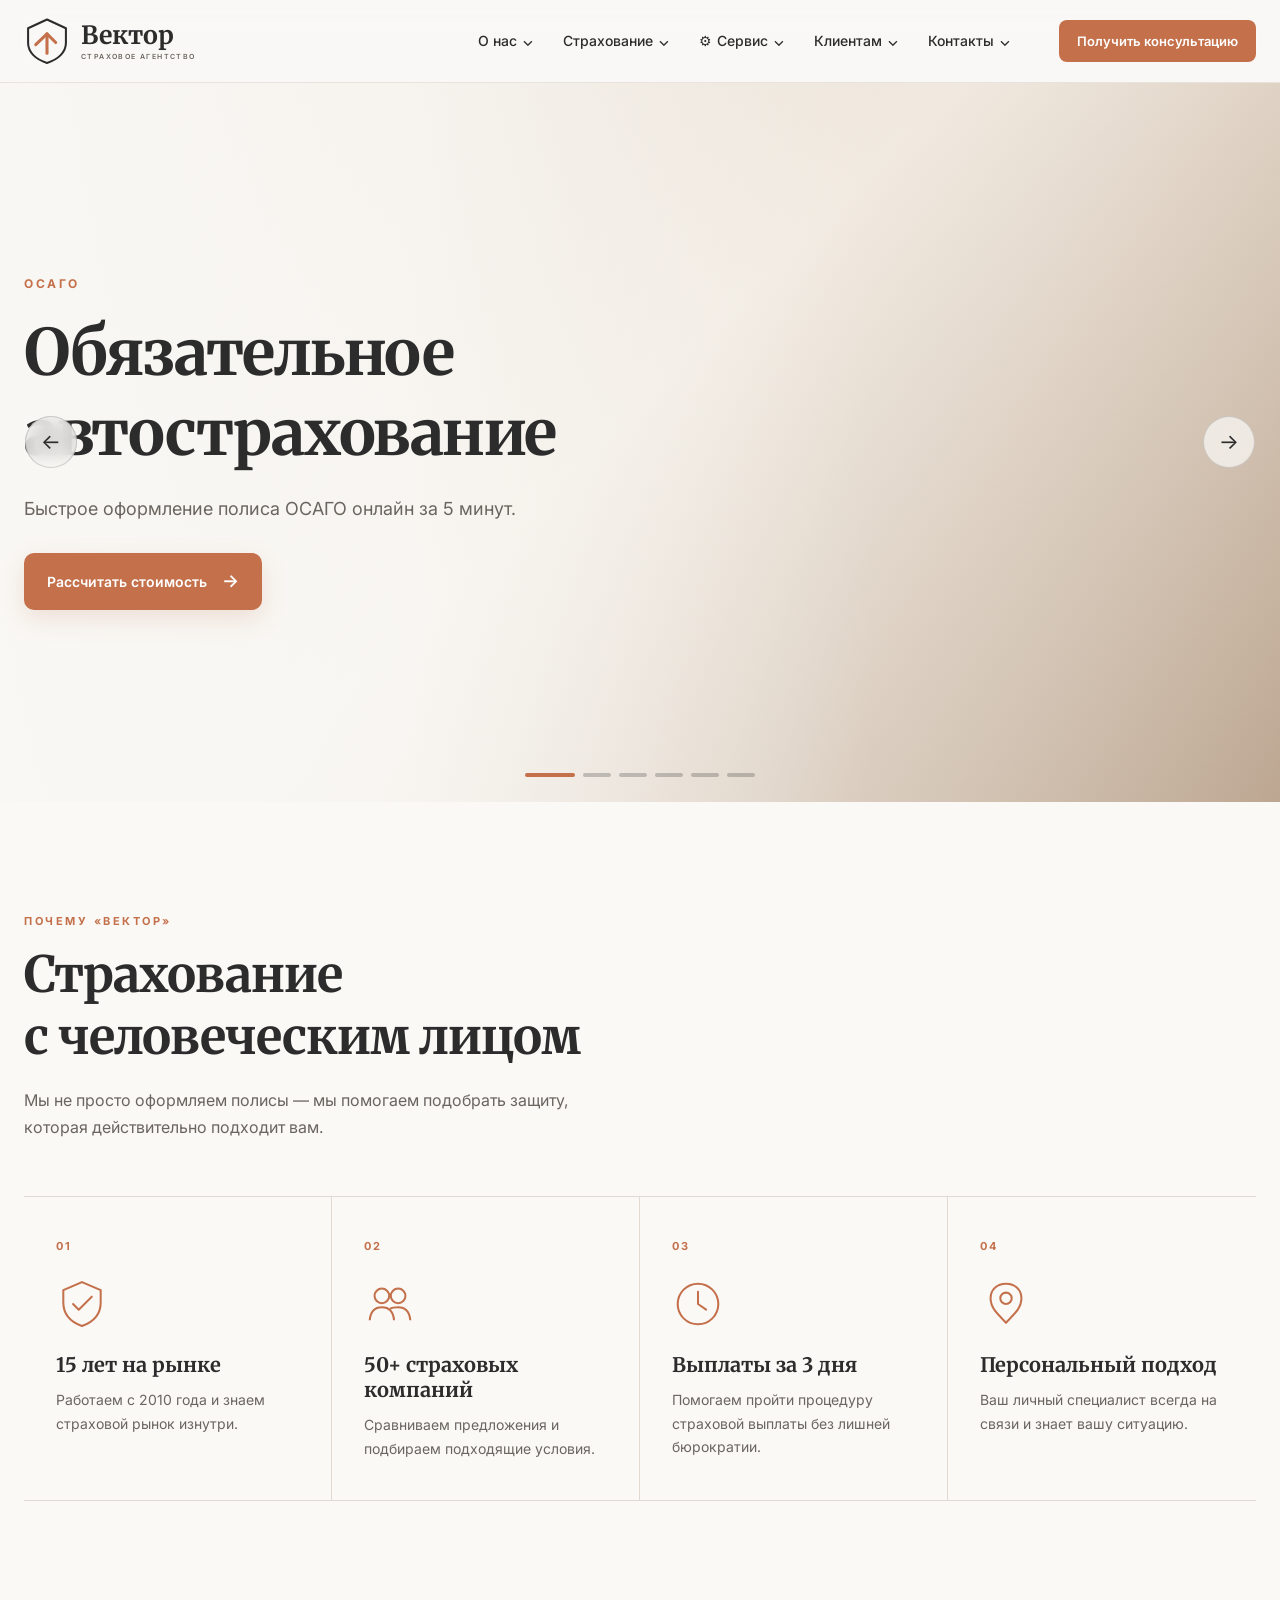
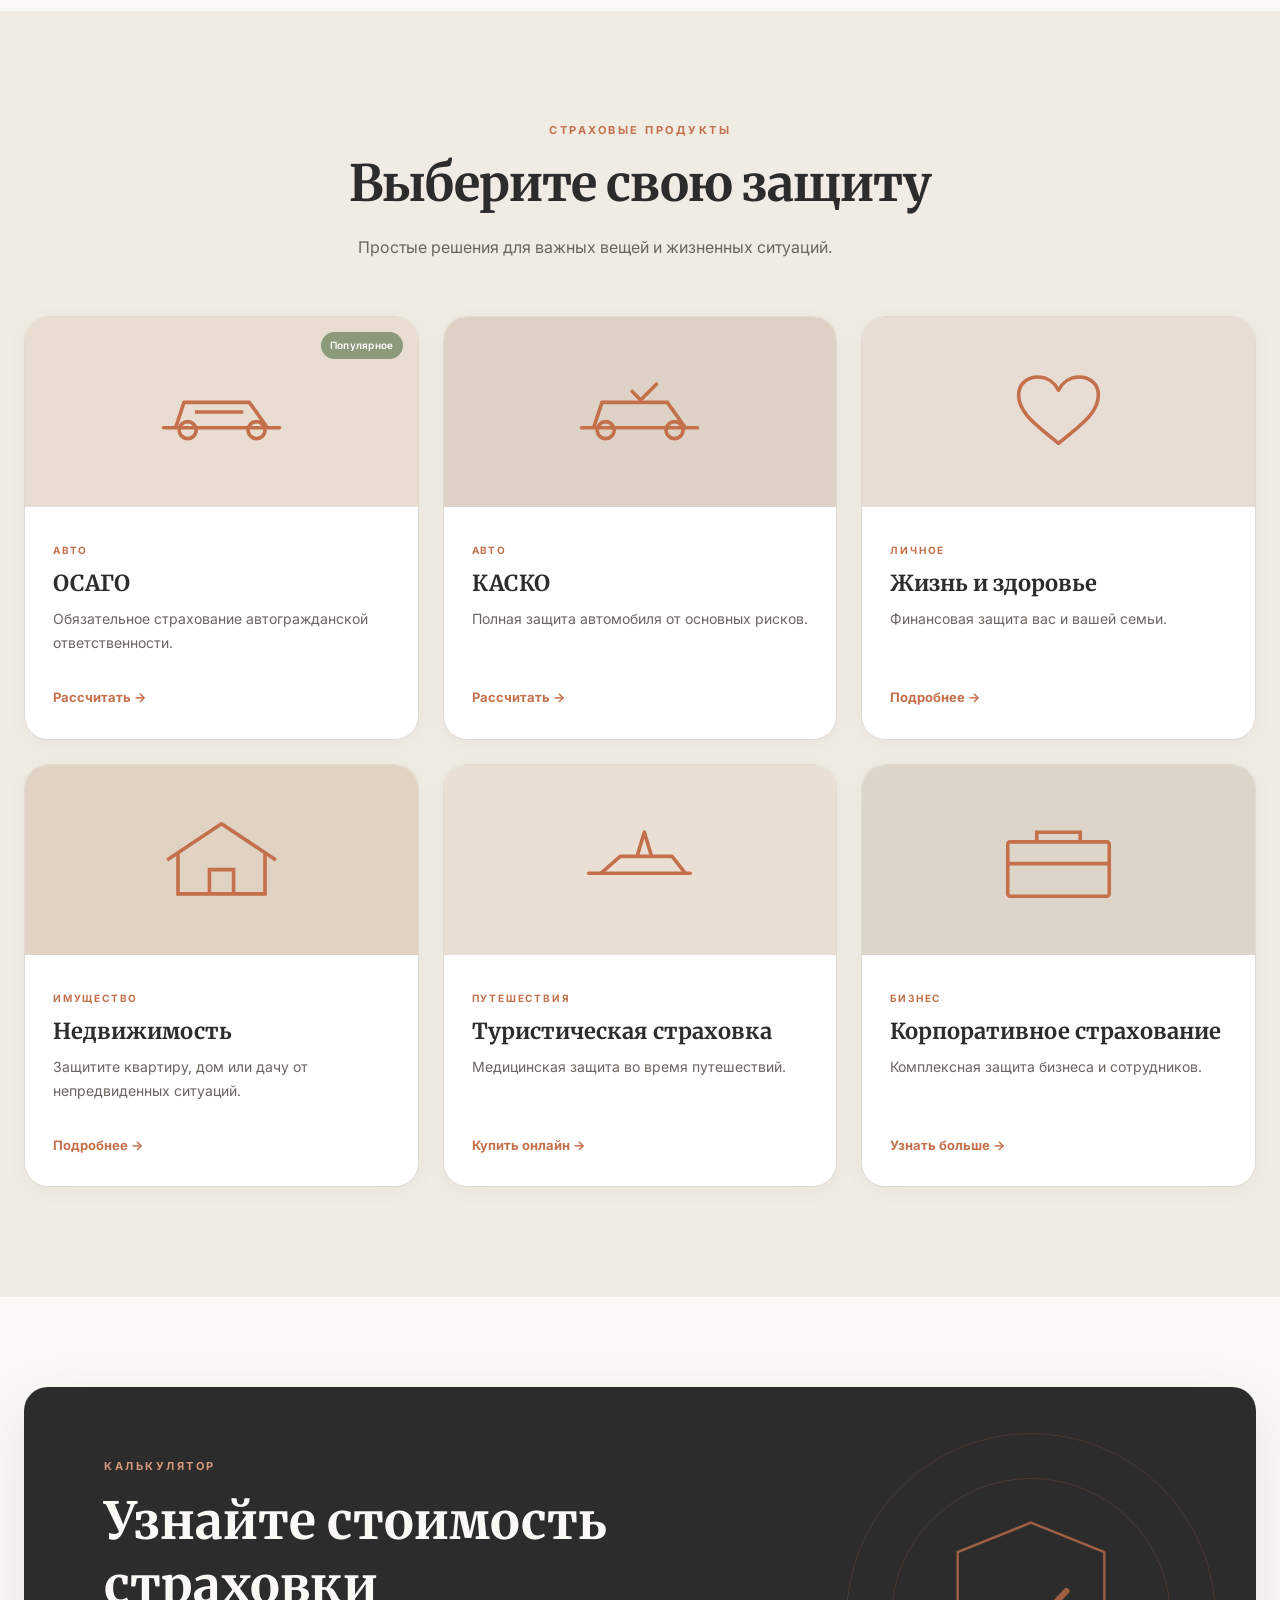
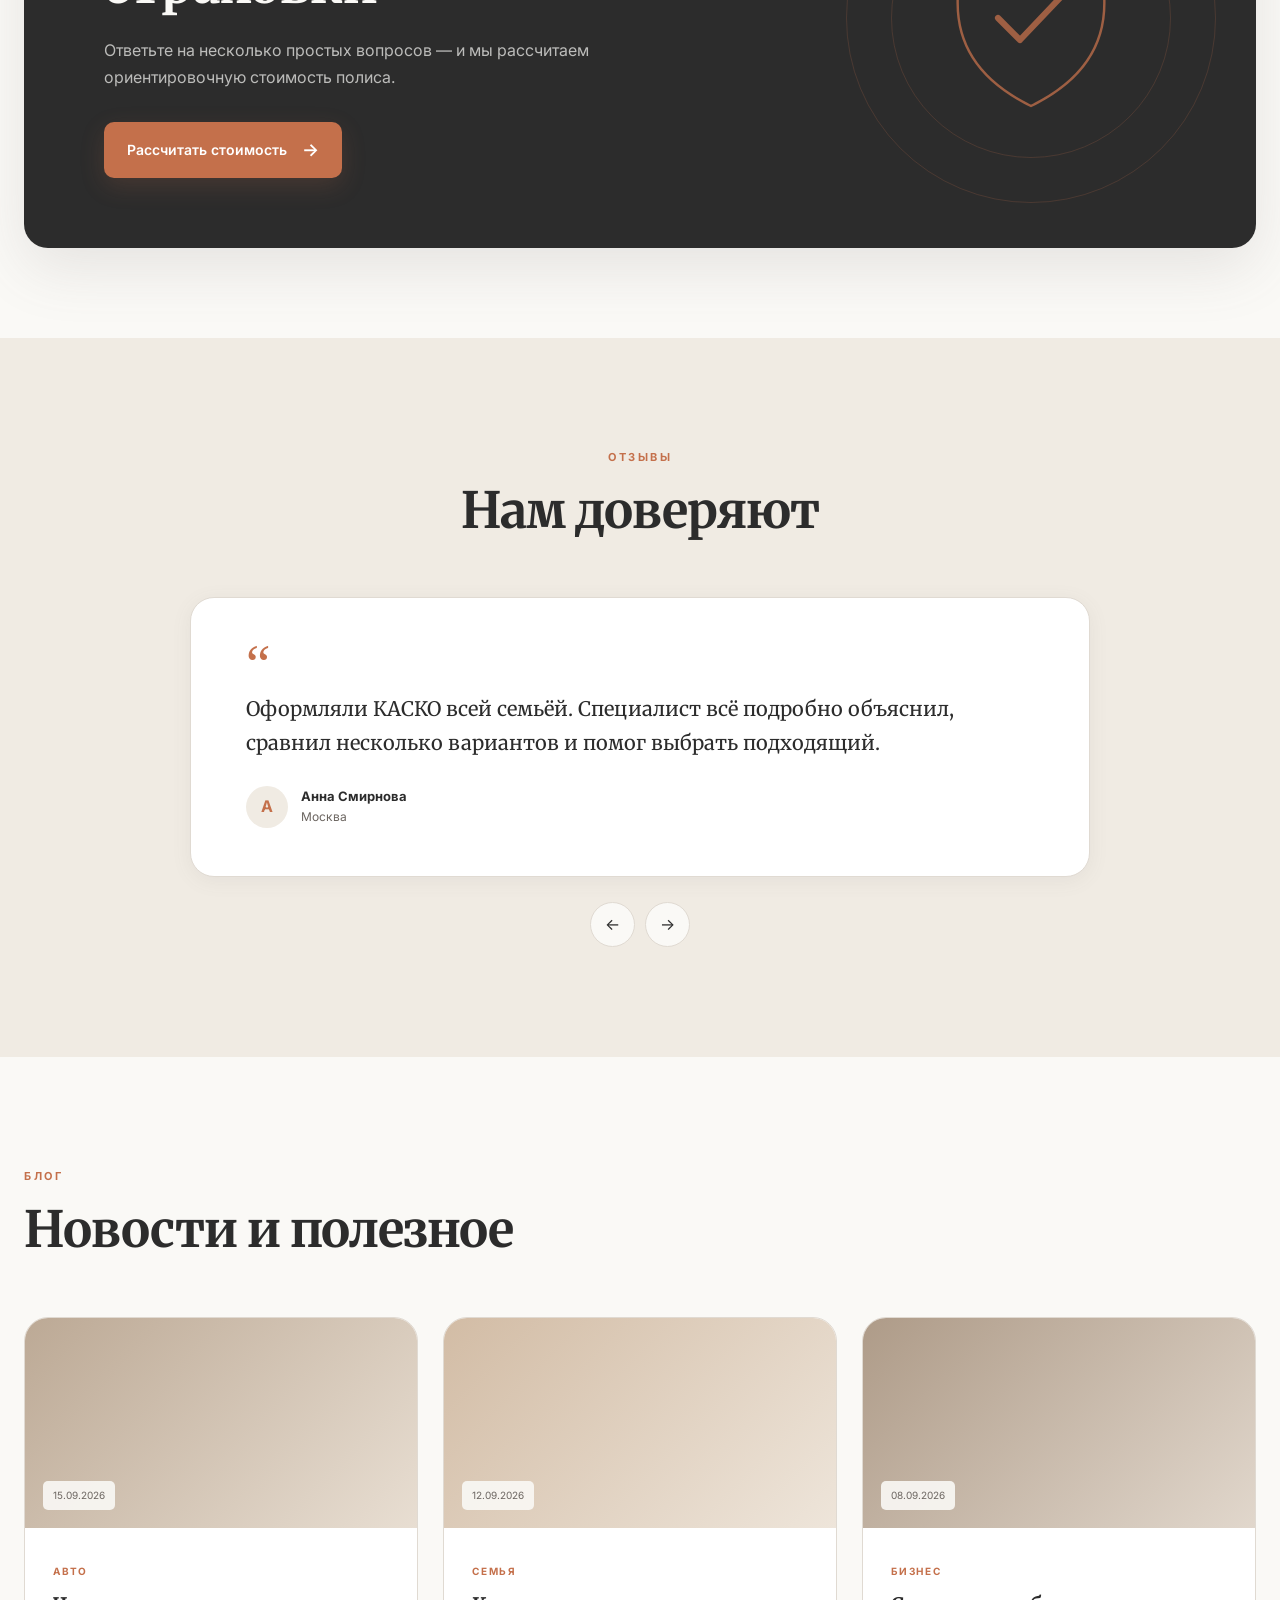
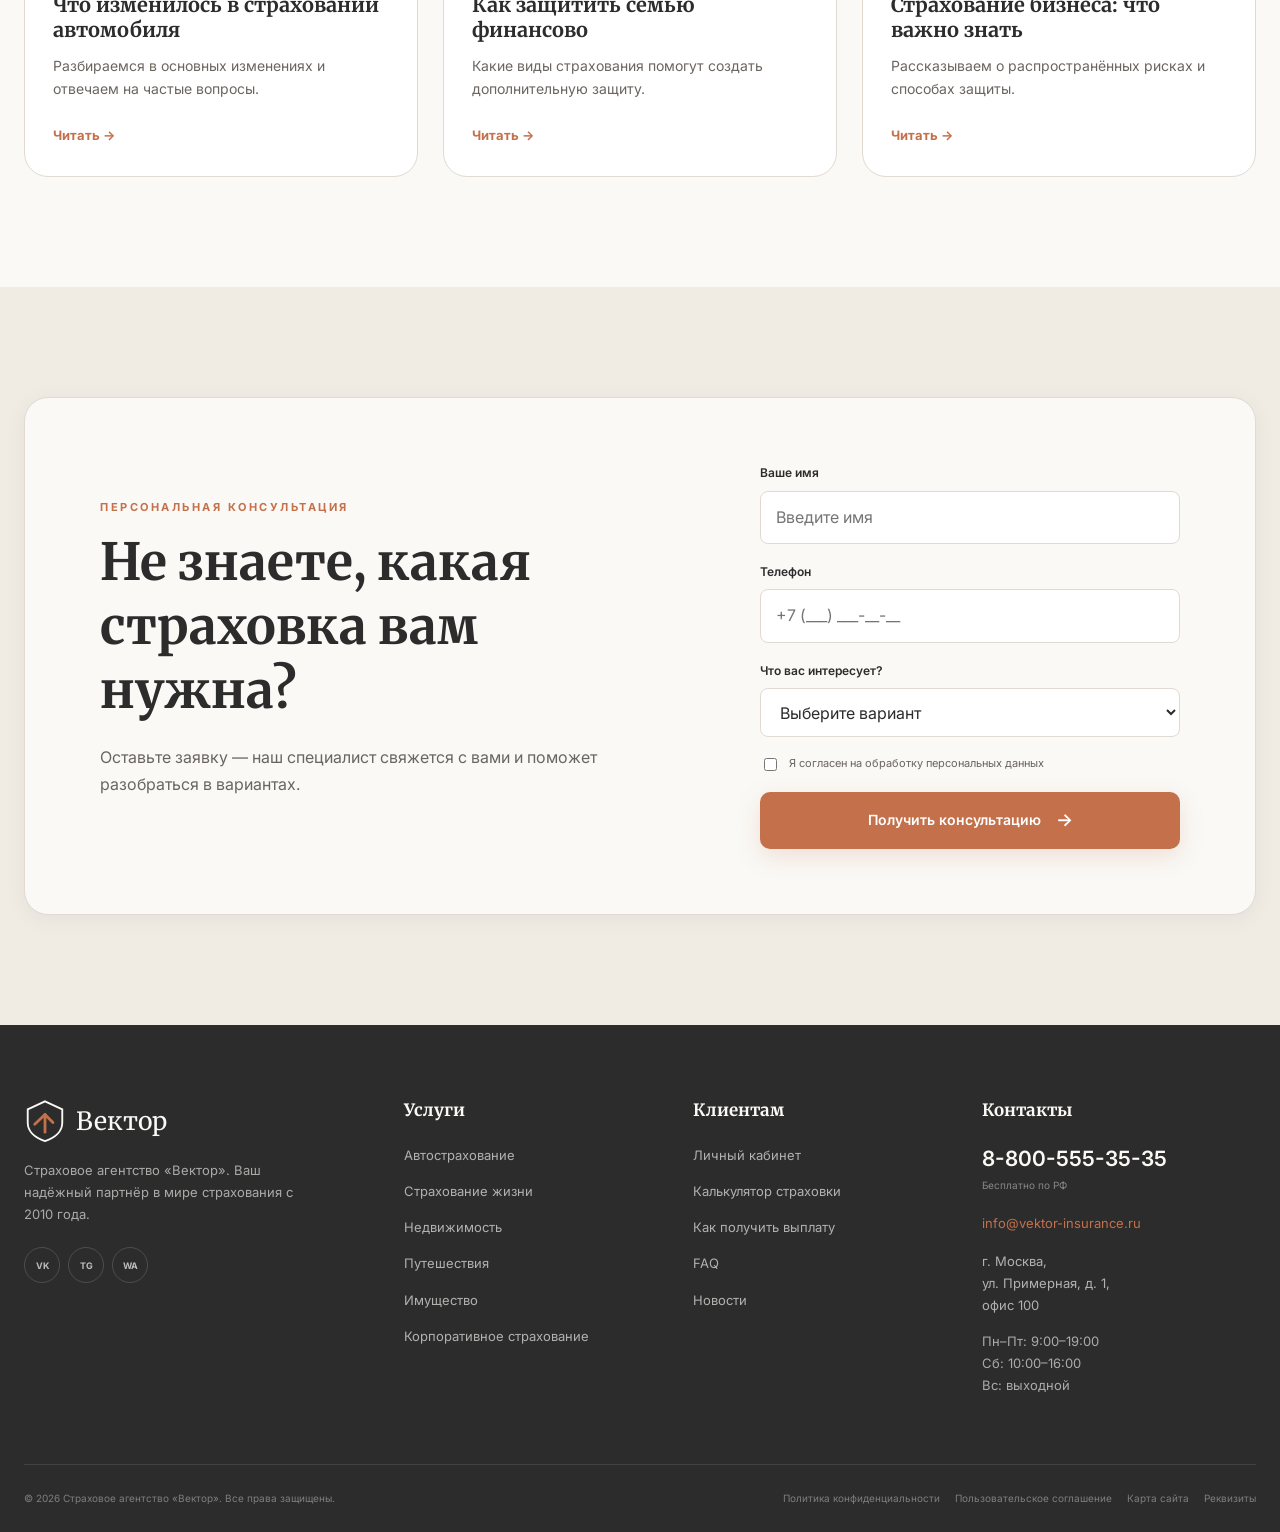
<file: kal/index.html>
<!DOCTYPE html>
<html lang="ru">
<head>
    <meta charset="UTF-8">
    <meta name="viewport" content="width=device-width, initial-scale=1.0">

    <title>Вектор — Страховое агентство</title>
    <meta name="description" content="Страховое агентство «Вектор». ОСАГО, КАСКО, страхование жизни, недвижимости, путешествий и имущества.">

    <!-- Fonts -->
    <link rel="preconnect" href="https://fonts.googleapis.com">
    <link rel="preconnect" href="https://fonts.gstatic.com" crossorigin>
    <link href="https://fonts.googleapis.com/css2?family=Inter:wght@300;400;500;600;700&family=Merriweather:wght@400;700&display=swap" rel="stylesheet">

    <!-- Styles -->
    <link rel="stylesheet" href="css/style.css">
</head>

<body>

<!-- =========================================================
     HEADER
========================================================= -->

<header class="header" id="header">
    <div class="container header__inner">

        <!-- LOGO -->
        <a href="#" class="logo" aria-label="Вектор — на главную">

            <svg
                class="logo__icon"
                viewBox="0 0 90 90"
                xmlns="http://www.w3.org/2000/svg"
                aria-hidden="true"
            >
                <path
                    d="M45 3L82 20V49C82 67 67 81 45 88C23 81 8 67 8 49V20Z"
                    fill="none"
                    stroke="#2C2C2C"
                    stroke-width="4"
                    stroke-linejoin="round"
                />

                <path
                    d="M23 52L45 31L62 48"
                    fill="none"
                    stroke="#C4704B"
                    stroke-width="6"
                    stroke-linecap="round"
                    stroke-linejoin="round"
                />

                <path
                    d="M45 31V69"
                    fill="none"
                    stroke="#C4704B"
                    stroke-width="6"
                    stroke-linecap="round"
                />
            </svg>

            <span class="logo__content">
                <span class="logo__title">Вектор</span>
                <span class="logo__subtitle">СТРАХОВОЕ АГЕНТСТВО</span>
            </span>

        </a>

        <!-- MOBILE BURGER -->
        <button
            class="burger"
            id="burger"
            type="button"
            aria-label="Открыть меню"
            aria-expanded="false"
        >
            <span></span>
            <span></span>
            <span></span>
        </button>

        <!-- NAVIGATION -->
        <nav class="navigation" id="navigation">

            <ul class="navigation__list">

                <!-- О НАС -->
                <li class="navigation__item navigation__item--dropdown">

                    <button class="navigation__link navigation__link--button" type="button">
                        О нас
                        <span class="navigation__arrow">⌄</span>
                    </button>

                    <ul class="dropdown-menu">

                        <li>
                            <a href="#">История компании</a>
                        </li>

                        <li>
                            <a href="#">Команда</a>
                        </li>

                        <li>
                            <a href="#">Лицензии и сертификаты</a>
                        </li>

                        <li>
                            <a href="#">Партнёры</a>
                        </li>

                    </ul>

                </li>


                <!-- СТРАХОВАНИЕ -->
                <li class="navigation__item navigation__item--dropdown">

                    <button class="navigation__link navigation__link--button" type="button">
                        Страхование
                        <span class="navigation__arrow">⌄</span>
                    </button>

                    <ul class="dropdown-menu">

                        <li>
                            <a href="#">Автострахование</a>
                        </li>

                        <li>
                            <a href="#">ОСАГО</a>
                        </li>

                        <li>
                            <a href="#">КАСКО</a>
                        </li>

                        <li>
                            <a href="#">Страхование жизни и здоровья</a>
                        </li>

                        <li>
                            <a href="#">Страхование недвижимости</a>
                        </li>

                        <li>
                            <a href="#">Страхование путешествий</a>
                        </li>

                        <li>
                            <a href="#">Страхование имущества</a>
                        </li>

                        <li>
                            <a href="#">Корпоративное страхование</a>
                        </li>

                    </ul>

                </li>


                <!-- СЕРВИС -->
                <li class="navigation__item navigation__item--dropdown navigation__item--service">

                    <button class="navigation__link navigation__link--button" type="button">

                        <span class="service-icon">⚙</span>

                        Сервис

                        <span class="navigation__arrow">⌄</span>

                    </button>

                    <ul class="dropdown-menu">

                        <li>
                            <a href="#">Вызвать оценщика</a>
                        </li>

                        <li>
                            <a href="#">Оформить страховку</a>
                        </li>

                        <li>
                            <a href="#">Отследить статус заявки</a>
                        </li>

                        <li>
                            <a href="#">Вызвать аварийного комиссара</a>
                        </li>

                        <li>
                            <a href="#">Записаться на осмотр автомобиля</a>
                        </li>

                        <li>
                            <a href="#">Подать заявление на выплату</a>
                        </li>

                    </ul>

                </li>


                <!-- КЛИЕНТАМ -->
                <li class="navigation__item navigation__item--dropdown">

                    <button class="navigation__link navigation__link--button" type="button">
                        Клиентам
                        <span class="navigation__arrow">⌄</span>
                    </button>

                    <ul class="dropdown-menu">

                        <li>
                            <a href="#">Личный кабинет</a>
                        </li>

                        <li>
                            <a href="#">Калькулятор страховки</a>
                        </li>

                        <li>
                            <a href="#">Как получить выплату</a>
                        </li>

                        <li>
                            <a href="#">FAQ</a>
                        </li>

                        <li>
                            <a href="#">Новости и акции</a>
                        </li>

                    </ul>

                </li>


                <!-- КОНТАКТЫ -->
                <li class="navigation__item navigation__item--dropdown">

                    <button class="navigation__link navigation__link--button" type="button">
                        Контакты
                        <span class="navigation__arrow">⌄</span>
                    </button>

                    <ul class="dropdown-menu">

                        <li>
                            <a href="#">Адреса офисов</a>
                        </li>

                        <li>
                            <a href="tel:88005553535">
                                Горячая линия
                            </a>
                        </li>

                        <li>
                            <a href="#">Форма обратной связи</a>
                        </li>

                    </ul>

                </li>

            </ul>

        </nav>

        <!-- HEADER CTA -->
        <a href="#consultation" class="header__button">
            Получить консультацию
        </a>

    </div>
</header>


<!-- =========================================================
     MAIN
========================================================= -->

<main>


<!-- =========================================================
     HERO / SLIDER
========================================================= -->

<section class="hero" id="hero">

    <div class="slider" id="insuranceSlider">

        <!-- SLIDE 1 -->
        <article class="slide slide--active">

            <div class="slide__image slide__image--osago"></div>

            <div class="slide__content">

                <span class="slide__eyebrow">
                    ОСАГО
                </span>

                <h1 class="slide__title">
                    Обязательное<br>
                    автострахование
                </h1>

                <p class="slide__description">
                    Быстрое оформление полиса ОСАГО
                    онлайн за 5 минут.
                </p>

                <a href="#" class="button button--primary">
                    Рассчитать стоимость
                    <span>→</span>
                </a>

            </div>

        </article>


        <!-- SLIDE 2 -->
        <article class="slide">

            <div class="slide__image slide__image--casco"></div>

            <div class="slide__content">

                <span class="slide__eyebrow">
                    КАСКО
                </span>

                <h2 class="slide__title">
                    Полная защита<br>
                    вашего автомобиля
                </h2>

                <p class="slide__description">
                    КАСКО от ведущих страховых компаний
                    с выгодой до 30%.
                </p>

                <a href="#" class="button button--primary">
                    Узнать подробнее
                    <span>→</span>
                </a>

            </div>

        </article>


        <!-- SLIDE 3 -->
        <article class="slide">

            <div class="slide__image slide__image--life"></div>

            <div class="slide__content">

                <span class="slide__eyebrow">
                    ЖИЗНЬ И ЗДОРОВЬЕ
                </span>

                <h2 class="slide__title">
                    Защита для вас<br>
                    и вашей семьи
                </h2>

                <p class="slide__description">
                    Накопительное и рисковое
                    страхование жизни.
                </p>

                <a href="#" class="button button--primary">
                    Подобрать программу
                    <span>→</span>
                </a>

            </div>

        </article>


        <!-- SLIDE 4 -->
        <article class="slide">

            <div class="slide__image slide__image--home"></div>

            <div class="slide__content">

                <span class="slide__eyebrow">
                    НЕДВИЖИМОСТЬ
                </span>

                <h2 class="slide__title">
                    Ваш дом под<br>
                    надёжной защитой
                </h2>

                <p class="slide__description">
                    Страхование квартиры, дома, дачи
                    от всех основных рисков.
                </p>

                <a href="#" class="button button--primary">
                    Оформить полис
                    <span>→</span>
                </a>

            </div>

        </article>


        <!-- SLIDE 5 -->
        <article class="slide">

            <div class="slide__image slide__image--travel"></div>

            <div class="slide__content">

                <span class="slide__eyebrow">
                    ПУТЕШЕСТВИЯ
                </span>

                <h2 class="slide__title">
                    Путешествуйте<br>
                    без забот
                </h2>

                <p class="slide__description">
                    Медицинская страховка
                    для выезда за рубеж.
                </p>

                <a href="#" class="button button--primary">
                    Купить онлайн
                    <span>→</span>
                </a>

            </div>

        </article>


        <!-- SLIDE 6 -->
        <article class="slide">

            <div class="slide__image slide__image--property"></div>

            <div class="slide__content">

                <span class="slide__eyebrow">
                    ИМУЩЕСТВО
                </span>

                <h2 class="slide__title">
                    Защитите то,<br>
                    что вам дорого
                </h2>

                <p class="slide__description">
                    Страхование техники,
                    оборудования и товаров.
                </p>

                <a href="#" class="button button--primary">
                    Получить консультацию
                    <span>→</span>
                </a>

            </div>

        </article>


        <!-- SLIDER ARROWS -->

        <button
            class="slider__arrow slider__arrow--prev"
            id="sliderPrev"
            type="button"
            aria-label="Предыдущий слайд"
        >
            ←
        </button>

        <button
            class="slider__arrow slider__arrow--next"
            id="sliderNext"
            type="button"
            aria-label="Следующий слайд"
        >
            →
        </button>


        <!-- SLIDER DOTS -->

        <div class="slider__dots" id="sliderDots">

            <button
                class="slider__dot slider__dot--active"
                type="button"
                data-slide="0"
                aria-label="Слайд 1"
            ></button>

            <button
                class="slider__dot"
                type="button"
                data-slide="1"
                aria-label="Слайд 2"
            ></button>

            <button
                class="slider__dot"
                type="button"
                data-slide="2"
                aria-label="Слайд 3"
            ></button>

            <button
                class="slider__dot"
                type="button"
                data-slide="3"
                aria-label="Слайд 4"
            ></button>

            <button
                class="slider__dot"
                type="button"
                data-slide="4"
                aria-label="Слайд 5"
            ></button>

            <button
                class="slider__dot"
                type="button"
                data-slide="5"
                aria-label="Слайд 6"
            ></button>

        </div>

    </div>

</section>


<!-- =========================================================
     ADVANTAGES
========================================================= -->

<section class="advantages section">

    <div class="container">

        <div class="section-heading">

            <span class="section-heading__label">
                ПОЧЕМУ «ВЕКТОР»
            </span>

            <h2 class="section-heading__title">
                Страхование<br>
                с человеческим лицом
            </h2>

            <p class="section-heading__text">
                Мы не просто оформляем полисы —
                мы помогаем подобрать защиту,
                которая действительно подходит вам.
            </p>

        </div>


        <div class="advantages__grid">

            <article class="advantage">

                <div class="advantage__number">
                    01
                </div>

                <div class="advantage__icon">
                    <svg viewBox="0 0 64 64" fill="none">
                        <path d="M32 5L55 15V30C55 44 46 54 32 59C18 54 9 44 9 30V15L32 5Z"
                              stroke="currentColor"
                              stroke-width="2.5"/>
                        <path d="M21 32L28 39L44 23"
                              stroke="currentColor"
                              stroke-width="2.5"
                              stroke-linecap="round"
                              stroke-linejoin="round"/>
                    </svg>
                </div>

                <h3>
                    15 лет на рынке
                </h3>

                <p>
                    Работаем с 2010 года и знаем
                    страховой рынок изнутри.
                </p>

            </article>


            <article class="advantage">

                <div class="advantage__number">
                    02
                </div>

                <div class="advantage__icon">
                    <svg viewBox="0 0 64 64" fill="none">
                        <circle cx="22" cy="22" r="9"
                                stroke="currentColor"
                                stroke-width="2.5"/>
                        <circle cx="42" cy="22" r="9"
                                stroke="currentColor"
                                stroke-width="2.5"/>
                        <path d="M7 52C8 41 14 36 22 36C30 36 36 41 37 52"
                              stroke="currentColor"
                              stroke-width="2.5"/>
                        <path d="M32 38C35 36 39 36 42 36C50 36 56 41 57 52"
                              stroke="currentColor"
                              stroke-width="2.5"/>
                    </svg>
                </div>

                <h3>
                    50+ страховых компаний
                </h3>

                <p>
                    Сравниваем предложения и
                    подбираем подходящие условия.
                </p>

            </article>


            <article class="advantage">

                <div class="advantage__number">
                    03
                </div>

                <div class="advantage__icon">
                    <svg viewBox="0 0 64 64" fill="none">
                        <circle cx="32" cy="32" r="25"
                                stroke="currentColor"
                                stroke-width="2.5"/>
                        <path d="M32 17V32L42 39"
                              stroke="currentColor"
                              stroke-width="2.5"
                              stroke-linecap="round"
                              stroke-linejoin="round"/>
                    </svg>
                </div>

                <h3>
                    Выплаты за 3 дня
                </h3>

                <p>
                    Помогаем пройти процедуру
                    страховой выплаты без лишней бюрократии.
                </p>

            </article>


            <article class="advantage">

                <div class="advantage__number">
                    04
                </div>

                <div class="advantage__icon">
                    <svg viewBox="0 0 64 64" fill="none">
                        <path d="M32 55C44 43 51 36 51 25C51 14 43 7 32 7C21 7 13 14 13 25C13 36 20 43 32 55Z"
                              stroke="currentColor"
                              stroke-width="2.5"/>
                        <circle cx="32" cy="25" r="7"
                                stroke="currentColor"
                                stroke-width="2.5"/>
                    </svg>
                </div>

                <h3>
                    Персональный подход
                </h3>

                <p>
                    Ваш личный специалист всегда
                    на связи и знает вашу ситуацию.
                </p>

            </article>

        </div>

    </div>

</section>


<!-- =========================================================
     PRODUCTS
========================================================= -->

<section class="products section section--sand">

    <div class="container">

        <div class="section-heading section-heading--center">

            <span class="section-heading__label">
                СТРАХОВЫЕ ПРОДУКТЫ
            </span>

            <h2 class="section-heading__title">
                Выберите свою защиту
            </h2>

            <p class="section-heading__text">
                Простые решения для важных вещей
                и жизненных ситуаций.
            </p>

        </div>


        <div class="products__grid">


            <!-- OSAGO -->
            <article class="product-card">

                <div class="product-card__visual product-card__visual--car">

                    <span class="product-card__badge">
                        Популярное
                    </span>

                    <svg viewBox="0 0 120 80" fill="none">
                        <path d="M12 53H108"
                              stroke="currentColor"
                              stroke-width="3"
                              stroke-linecap="round"/>

                        <path d="M22 53L29 32H83L98 53"
                              stroke="currentColor"
                              stroke-width="3"
                              stroke-linejoin="round"/>

                        <circle cx="32" cy="55" r="7"
                                stroke="currentColor"
                                stroke-width="3"/>

                        <circle cx="89" cy="55" r="7"
                                stroke="currentColor"
                                stroke-width="3"/>

                        <path d="M38 40H78"
                              stroke="currentColor"
                              stroke-width="3"/>
                    </svg>

                </div>

                <div class="product-card__body">

                    <span class="product-card__category">
                        АВТО
                    </span>

                    <h3>
                        ОСАГО
                    </h3>

                    <p>
                        Обязательное страхование
                        автогражданской ответственности.
                    </p>

                    <a href="#" class="product-card__link">
                        Рассчитать →
                    </a>

                </div>

            </article>


            <!-- CASCO -->
            <article class="product-card">

                <div class="product-card__visual product-card__visual--casco">

                    <svg viewBox="0 0 120 80" fill="none">
                        <path d="M12 53H108"
                              stroke="currentColor"
                              stroke-width="3"
                              stroke-linecap="round"/>

                        <path d="M22 53L29 32H83L98 53"
                              stroke="currentColor"
                              stroke-width="3"/>

                        <circle cx="32" cy="55" r="7"
                                stroke="currentColor"
                                stroke-width="3"/>

                        <circle cx="89" cy="55" r="7"
                                stroke="currentColor"
                                stroke-width="3"/>

                        <path d="M54 23L61 30L74 17"
                              stroke="currentColor"
                              stroke-width="3"
                              stroke-linecap="round"
                              stroke-linejoin="round"/>
                    </svg>

                </div>

                <div class="product-card__body">

                    <span class="product-card__category">
                        АВТО
                    </span>

                    <h3>
                        КАСКО
                    </h3>

                    <p>
                        Полная защита автомобиля
                        от основных рисков.
                    </p>

                    <a href="#" class="product-card__link">
                        Рассчитать →
                    </a>

                </div>

            </article>


            <!-- LIFE -->
            <article class="product-card">

                <div class="product-card__visual product-card__visual--life">

                    <svg viewBox="0 0 120 80" fill="none">
                        <path d="M60 66C42 51 27 41 27 26C27 17 34 11 43 11C51 11 57 16 60 22C63 16 69 11 77 11C86 11 93 17 93 26C93 41 78 51 60 66Z"
                              stroke="currentColor"
                              stroke-width="3"
                              stroke-linejoin="round"/>
                    </svg>

                </div>

                <div class="product-card__body">

                    <span class="product-card__category">
                        ЛИЧНОЕ
                    </span>

                    <h3>
                        Жизнь и здоровье
                    </h3>

                    <p>
                        Финансовая защита
                        вас и вашей семьи.
                    </p>

                    <a href="#" class="product-card__link">
                        Подробнее →
                    </a>

                </div>

            </article>


            <!-- HOME -->
            <article class="product-card">

                <div class="product-card__visual product-card__visual--home">

                    <svg viewBox="0 0 120 80" fill="none">
                        <path d="M15 40L60 10L105 40"
                              stroke="currentColor"
                              stroke-width="3"
                              stroke-linejoin="round"/>

                        <path d="M24 35V68H96V35"
                              stroke="currentColor"
                              stroke-width="3"/>

                        <path d="M50 68V48H70V68"
                              stroke="currentColor"
                              stroke-width="3"/>
                    </svg>

                </div>

                <div class="product-card__body">

                    <span class="product-card__category">
                        ИМУЩЕСТВО
                    </span>

                    <h3>
                        Недвижимость
                    </h3>

                    <p>
                        Защитите квартиру, дом
                        или дачу от непредвиденных ситуаций.
                    </p>

                    <a href="#" class="product-card__link">
                        Подробнее →
                    </a>

                </div>

            </article>


            <!-- TRAVEL -->
            <article class="product-card">

                <div class="product-card__visual product-card__visual--travel">

                    <svg viewBox="0 0 120 80" fill="none">
                        <path d="M18 51H102"
                              stroke="currentColor"
                              stroke-width="3"
                              stroke-linecap="round"/>

                        <path d="M28 51L44 37H87L98 51"
                              stroke="currentColor"
                              stroke-width="3"
                              stroke-linejoin="round"/>

                        <path d="M58 37L64 17L70 37"
                              stroke="currentColor"
                              stroke-width="3"
                              stroke-linejoin="round"/>
                    </svg>

                </div>

                <div class="product-card__body">

                    <span class="product-card__category">
                        ПУТЕШЕСТВИЯ
                    </span>

                    <h3>
                        Туристическая страховка
                    </h3>

                    <p>
                        Медицинская защита
                        во время путешествий.
                    </p>

                    <a href="#" class="product-card__link">
                        Купить онлайн →
                    </a>

                </div>

            </article>


            <!-- BUSINESS -->
            <article class="product-card">

                <div class="product-card__visual product-card__visual--business">

                    <svg viewBox="0 0 120 80" fill="none">
                        <rect x="18" y="25"
                              width="84"
                              height="45"
                              rx="2"
                              stroke="currentColor"
                              stroke-width="3"/>

                        <path d="M42 25V17H78V25"
                              stroke="currentColor"
                              stroke-width="3"/>

                        <path d="M18 43H102"
                              stroke="currentColor"
                              stroke-width="3"/>
                    </svg>

                </div>

                <div class="product-card__body">

                    <span class="product-card__category">
                        БИЗНЕС
                    </span>

                    <h3>
                        Корпоративное страхование
                    </h3>

                    <p>
                        Комплексная защита
                        бизнеса и сотрудников.
                    </p>

                    <a href="#" class="product-card__link">
                        Узнать больше →
                    </a>

                </div>

            </article>

        </div>

    </div>

</section>


<!-- =========================================================
     CALCULATOR CTA
========================================================= -->

<section class="calculator-cta section">

    <div class="container">

        <div class="calculator-cta__box">

            <div class="calculator-cta__content">

                <span class="section-heading__label">
                    КАЛЬКУЛЯТОР
                </span>

                <h2>
                    Узнайте стоимость
                    страховки
                </h2>

                <p>
                    Ответьте на несколько простых вопросов —
                    и мы рассчитаем ориентировочную стоимость
                    полиса.
                </p>

                <a href="#" class="button button--primary">
                    Рассчитать стоимость
                    <span>→</span>
                </a>

            </div>

            <div class="calculator-cta__decor">

                <div class="decor-circle decor-circle--one"></div>
                <div class="decor-circle decor-circle--two"></div>

                <svg viewBox="0 0 180 180" fill="none">

                    <path
                        d="M90 12L150 36V78C150 119 125 145 90 162C55 145 30 119 30 78V36L90 12Z"
                        stroke="currentColor"
                        stroke-width="2"
                    />

                    <path
                        d="M63 90L81 108L119 68"
                        stroke="currentColor"
                        stroke-width="5"
                        stroke-linecap="round"
                        stroke-linejoin="round"
                    />

                </svg>

            </div>

        </div>

    </div>

</section>


<!-- =========================================================
     REVIEWS
========================================================= -->

<section class="reviews section section--sand">

    <div class="container">

        <div class="section-heading section-heading--center">

            <span class="section-heading__label">
                ОТЗЫВЫ
            </span>

            <h2 class="section-heading__title">
                Нам доверяют
            </h2>

        </div>


        <div class="reviews-slider" id="reviewsSlider">


            <article class="review review--active">

                <div class="review__quote">
                    “
                </div>

                <p class="review__text">
                    Оформляли КАСКО всей семьёй.
                    Специалист всё подробно объяснил,
                    сравнил несколько вариантов и помог
                    выбрать подходящий.
                </p>

                <div class="review__author">

                    <div class="review__avatar">
                        А
                    </div>

                    <div>
                        <strong>
                            Анна Смирнова
                        </strong>

                        <span>
                            Москва
                        </span>
                    </div>

                </div>

            </article>


            <article class="review">

                <div class="review__quote">
                    “
                </div>

                <p class="review__text">
                    После ДТП не пришлось разбираться
                    со всем самостоятельно. В «Векторе»
                    подсказали, какие документы нужны,
                    и помогли пройти процедуру.
                </p>

                <div class="review__author">

                    <div class="review__avatar">
                        И
                    </div>

                    <div>
                        <strong>
                            Игорь Петров
                        </strong>

                        <span>
                            Казань
                        </span>
                    </div>

                </div>

            </article>


            <article class="review">

                <div class="review__quote">
                    “
                </div>

                <p class="review__text">
                    За один визит сравнили предложения
                    нескольких компаний и оформили полис.
                    Очень спокойный и понятный сервис.
                </p>

                <div class="review__author">

                    <div class="review__avatar">
                        М
                    </div>

                    <div>
                        <strong>
                            Марина Волкова
                        </strong>

                        <span>
                            Санкт-Петербург
                        </span>
                    </div>

                </div>

            </article>


        </div>


        <div class="reviews-slider__controls">

            <button
                type="button"
                id="reviewPrev"
                aria-label="Предыдущий отзыв"
            >
                ←
            </button>

            <button
                type="button"
                id="reviewNext"
                aria-label="Следующий отзыв"
            >
                →
            </button>

        </div>

    </div>

</section>


<!-- =========================================================
     NEWS
========================================================= -->

<section class="news section">

    <div class="container">

        <div class="section-heading">

            <span class="section-heading__label">
                БЛОГ
            </span>

            <h2 class="section-heading__title">
                Новости и полезное
            </h2>

        </div>


        <div class="news__grid">


            <article class="news-card">

                <div class="news-card__image news-card__image--one">

                    <span>
                        15.09.2026
                    </span>

                </div>

                <div class="news-card__body">

                    <span class="news-card__category">
                        АВТО
                    </span>

                    <h3>
                        Что изменилось
                        в страховании автомобиля
                    </h3>

                    <p>
                        Разбираемся в основных изменениях
                        и отвечаем на частые вопросы.
                    </p>

                    <a href="#">
                        Читать →
                    </a>

                </div>

            </article>


            <article class="news-card">

                <div class="news-card__image news-card__image--two">

                    <span>
                        12.09.2026
                    </span>

                </div>

                <div class="news-card__body">

                    <span class="news-card__category">
                        СЕМЬЯ
                    </span>

                    <h3>
                        Как защитить семью
                        финансово
                    </h3>

                    <p>
                        Какие виды страхования помогут
                        создать дополнительную защиту.
                    </p>

                    <a href="#">
                        Читать →
                    </a>

                </div>

            </article>


            <article class="news-card">

                <div class="news-card__image news-card__image--three">

                    <span>
                        08.09.2026
                    </span>

                </div>

                <div class="news-card__body">

                    <span class="news-card__category">
                        БИЗНЕС
                    </span>

                    <h3>
                        Страхование бизнеса:
                        что важно знать
                    </h3>

                    <p>
                        Рассказываем о распространённых
                        рисках и способах защиты.
                    </p>

                    <a href="#">
                        Читать →
                    </a>

                </div>

            </article>


        </div>

    </div>

</section>


<!-- =========================================================
     CONSULTATION CTA
========================================================= -->

<section class="consultation section" id="consultation">

    <div class="container">

        <div class="consultation__box">

            <div class="consultation__content">

                <span class="section-heading__label">
                    ПЕРСОНАЛЬНАЯ КОНСУЛЬТАЦИЯ
                </span>

                <h2>
                    Не знаете,
                    какая страховка вам нужна?
                </h2>

                <p>
                    Оставьте заявку — наш специалист
                    свяжется с вами и поможет разобраться
                    в вариантах.
                </p>

            </div>


            <form class="consultation-form" id="consultationForm">

                <div class="form-group">

                    <label for="name">
                        Ваше имя
                    </label>

                    <input
                        type="text"
                        id="name"
                        name="name"
                        placeholder="Введите имя"
                        required
                    >

                </div>


                <div class="form-group">

                    <label for="phone">
                        Телефон
                    </label>

                    <input
                        type="tel"
                        id="phone"
                        name="phone"
                        placeholder="+7 (___) ___-__-__"
                        required
                    >

                </div>


                <div class="form-group">

                    <label for="insurance">
                        Что вас интересует?
                    </label>

                    <select
                        id="insurance"
                        name="insurance"
                    >

                        <option value="">
                            Выберите вариант
                        </option>

                        <option value="osago">
                            ОСАГО
                        </option>

                        <option value="casco">
                            КАСКО
                        </option>

                        <option value="life">
                            Жизнь и здоровье
                        </option>

                        <option value="home">
                            Недвижимость
                        </option>

                        <option value="travel">
                            Путешествия
                        </option>

                        <option value="property">
                            Имущество
                        </option>

                        <option value="business">
                            Корпоративное страхование
                        </option>

                    </select>

                </div>


                <label class="checkbox">

                    <input
                        type="checkbox"
                        required
                    >

                    <span>
                        Я согласен на обработку
                        персональных данных
                    </span>

                </label>


                <button
                    type="submit"
                    class="button button--primary button--full"
                >
                    Получить консультацию
                    <span>→</span>
                </button>

            </form>

        </div>

    </div>

</section>


</main>


<!-- =========================================================
     FOOTER
========================================================= -->

<footer class="footer">

    <div class="container">

        <div class="footer__grid">


            <!-- COLUMN 1 -->
            <div class="footer__column footer__column--about">

                <a href="#" class="footer__logo">

                    <svg
                        viewBox="0 0 90 90"
                        width="42"
                        height="42"
                        xmlns="http://www.w3.org/2000/svg"
                    >

                        <path
                            d="M45 3L82 20V49C82 67 67 81 45 88C23 81 8 67 8 49V20Z"
                            fill="none"
                            stroke="#FAF9F6"
                            stroke-width="4"
                        />

                        <path
                            d="M23 52L45 31L62 48"
                            fill="none"
                            stroke="#C4704B"
                            stroke-width="6"
                            stroke-linecap="round"
                            stroke-linejoin="round"
                        />

                        <path
                            d="M45 31V69"
                            stroke="#C4704B"
                            stroke-width="6"
                            stroke-linecap="round"
                        />

                    </svg>

                    <span>
                        Вектор
                    </span>

                </a>


                <p>
                    Страховое агентство «Вектор».
                    Ваш надёжный партнёр в мире
                    страхования с 2010 года.
                </p>


                <div class="socials">

                    <a href="#" aria-label="VK">
                        VK
                    </a>

                    <a href="#" aria-label="Telegram">
                        TG
                    </a>

                    <a href="#" aria-label="WhatsApp">
                        WA
                    </a>

                </div>

            </div>


            <!-- COLUMN 2 -->
            <div class="footer__column">

                <h3>
                    Услуги
                </h3>

                <ul>

                    <li>
                        <a href="#">Автострахование</a>
                    </li>

                    <li>
                        <a href="#">Страхование жизни</a>
                    </li>

                    <li>
                        <a href="#">Недвижимость</a>
                    </li>

                    <li>
                        <a href="#">Путешествия</a>
                    </li>

                    <li>
                        <a href="#">Имущество</a>
                    </li>

                    <li>
                        <a href="#">Корпоративное страхование</a>
                    </li>

                </ul>

            </div>


            <!-- COLUMN 3 -->
            <div class="footer__column">

                <h3>
                    Клиентам
                </h3>

                <ul>

                    <li>
                        <a href="#">Личный кабинет</a>
                    </li>

                    <li>
                        <a href="#">Калькулятор страховки</a>
                    </li>

                    <li>
                        <a href="#">Как получить выплату</a>
                    </li>

                    <li>
                        <a href="#">FAQ</a>
                    </li>

                    <li>
                        <a href="#">Новости</a>
                    </li>

                </ul>

            </div>


            <!-- COLUMN 4 -->
            <div class="footer__column footer__column--contacts">

                <h3>
                    Контакты
                </h3>


                <a
                    class="footer__phone"
                    href="tel:88005553535"
                >
                    8-800-555-35-35
                </a>

                <span class="footer__hint">
                    Бесплатно по РФ
                </span>


                <a
                    href="mailto:info@vektor-insurance.ru"
                    class="footer__email"
                >
                    info@vektor-insurance.ru
                </a>


                <address>
                    г. Москва,<br>
                    ул. Примерная, д. 1,<br>
                    офис 100
                </address>


                <p>
                    Пн–Пт: 9:00–19:00<br>
                    Сб: 10:00–16:00<br>
                    Вс: выходной
                </p>

            </div>

        </div>


        <!-- FOOTER BOTTOM -->

        <div class="footer__bottom">

            <span>
                © 2026 Страховое агентство «Вектор».
                Все права защищены.
            </span>

            <div class="footer__documents">

                <a href="#">
                    Политика конфиденциальности
                </a>

                <a href="#">
                    Пользовательское соглашение
                </a>

                <a href="#">
                    Карта сайта
                </a>

                <a href="#">
                    Реквизиты
                </a>

            </div>

        </div>

    </div>

</footer>


<!-- =========================================================
     SCROLL TO TOP
========================================================= -->

<button
    class="scroll-top"
    id="scrollTop"
    type="button"
    aria-label="Наверх"
>
    ↑
</button>


<!-- =========================================================
     JAVASCRIPT
========================================================= -->

<script src="js/script.js"></script>

</body>
</html>
</file>
<file: kal/css/style.css>
/* =========================================================
   ВЕКТОР — GLOBAL STYLES
========================================================= */

:root {
    --alabaster: #FAF9F6;
    --sand: #F0EBE3;
    --graphite: #2C2C2C;
    --gray: #6B6560;
    --terracotta: #C4704B;
    --terracotta-dark: #A85A3A;
    --sage: #8A9A7B;
    --stone: #E0DAD2;

    --white: #FFFFFF;

    --shadow:
        0 4px 20px rgba(107, 101, 96, 0.08);

    --shadow-large:
        0 20px 60px rgba(107, 101, 96, 0.14);

    --radius-sm: 8px;
    --radius: 12px;
    --radius-lg: 24px;

    --container: 1240px;

    --transition:
        0.3s ease;
}


/* =========================================================
   RESET
========================================================= */

*,
*::before,
*::after {
    box-sizing: border-box;
}

html {
    scroll-behavior: smooth;
}

body {
    margin: 0;
    padding: 0;

    background: var(--alabaster);
    color: var(--graphite);

    font-family: "Inter", Arial, sans-serif;
    font-size: 16px;
    line-height: 1.7;

    overflow-x: hidden;
}

body.menu-open {
    overflow: hidden;
}

img {
    max-width: 100%;
    display: block;
}

button,
input,
select,
textarea {
    font: inherit;
}

button {
    cursor: pointer;
}

a {
    color: inherit;
    text-decoration: none;
}

ul {
    margin: 0;
    padding: 0;
    list-style: none;
}

h1,
h2,
h3,
h4,
p {
    margin-top: 0;
}

h1,
h2,
h3 {
    line-height: 1.25;
}


/* =========================================================
   CONTAINER
========================================================= */

.container {
    width: min(
        calc(100% - 48px),
        var(--container)
    );

    margin-inline: auto;
}


/* =========================================================
   HEADER
========================================================= */

.header {
    position: fixed;

    top: 0;
    left: 0;

    width: 100%;

    z-index: 1000;

    background: rgba(250, 249, 246, 0.86);

    backdrop-filter: blur(18px);
    -webkit-backdrop-filter: blur(18px);

    border-bottom:
        1px solid rgba(224, 218, 210, 0.7);

    transition:
        background var(--transition),
        box-shadow var(--transition);
}

.header.scrolled {
    background: rgba(250, 249, 246, 0.96);

    box-shadow:
        0 8px 30px rgba(107, 101, 96, 0.08);
}

.header__inner {
    min-height: 82px;

    display: flex;
    align-items: center;

    gap: 35px;
}


/* =========================================================
   LOGO
========================================================= */

.logo {
    display: flex;
    align-items: center;

    gap: 11px;

    flex-shrink: 0;
}

.logo__icon {
    width: 46px;
    height: 46px;

    flex-shrink: 0;
}

.logo__content {
    display: flex;
    flex-direction: column;
}

.logo__title {
    font-family:
        "Merriweather",
        Georgia,
        serif;

    font-size: 25px;
    font-weight: 700;

    line-height: 1.1;
}

.logo__subtitle {
    margin-top: 4px;

    color: var(--gray);

    font-size: 7px;
    font-weight: 600;

    letter-spacing: 1.4px;

    line-height: 1;
}


/* =========================================================
   NAVIGATION
========================================================= */

.navigation {
    margin-left: auto;
}

.navigation__list {
    display: flex;
    align-items: center;

    gap: 3px;
}

.navigation__item {
    position: relative;
}

.navigation__link {
    display: flex;
    align-items: center;

    gap: 5px;

    padding: 28px 13px;

    color: var(--graphite);

    border: 0;
    background: transparent;

    font-size: 14px;
    font-weight: 500;

    transition:
        color var(--transition);
}

.navigation__link:hover {
    color: var(--terracotta);
}

.navigation__link--button {
    cursor: pointer;
}

.navigation__arrow {
    font-size: 15px;

    line-height: 1;

    transition:
        transform var(--transition);
}

.navigation__item:hover
.navigation__arrow {
    transform: rotate(180deg);
}

.service .navigation__link {
    color: var(--terracotta);

    font-weight: 600;
}

.service-icon {
    font-size: 14px;
}


/* =========================================================
   DROPDOWN
========================================================= */

.dropdown-menu {
    position: absolute;

    top: calc(100% - 7px);
    left: 0;

    min-width: 245px;

    padding: 10px;

    background: rgba(250, 249, 246, 0.98);

    border:
        1px solid var(--stone);

    border-radius: var(--radius);

    box-shadow: var(--shadow-large);

    opacity: 0;
    visibility: hidden;

    transform:
        translateY(10px);

    transition:
        opacity var(--transition),
        transform var(--transition),
        visibility var(--transition);
}

.navigation__item:hover
.dropdown-menu,
.navigation__item.dropdown-open
.dropdown-menu {
    opacity: 1;
    visibility: visible;

    transform:
        translateY(0);
}

.dropdown-menu li a {
    display: block;

    padding: 10px 13px;

    border-radius: 7px;

    color: var(--graphite);

    font-size: 13px;

    transition:
        background var(--transition),
        color var(--transition);
}

.dropdown-menu li a:hover {
    color: var(--terracotta);

    background: var(--sand);
}


/* =========================================================
   HEADER CTA
========================================================= */

.header__button {
    display: inline-flex;
    align-items: center;
    justify-content: center;

    padding: 10px 18px;

    border-radius: var(--radius-sm);

    background: var(--terracotta);

    color: var(--white);

    font-size: 13px;
    font-weight: 600;

    white-space: nowrap;

    transition:
        background var(--transition),
        transform var(--transition),
        box-shadow var(--transition);
}

.header__button:hover {
    background: var(--terracotta-dark);

    transform: translateY(-2px);

    box-shadow:
        0 8px 20px rgba(196, 112, 75, 0.2);
}


/* =========================================================
   BURGER
========================================================= */

.burger {
    display: none;

    width: 44px;
    height: 44px;

    padding: 10px;

    border: 0;

    background: transparent;
}

.burger span {
    display: block;

    width: 100%;
    height: 2px;

    margin: 5px 0;

    background: var(--graphite);

    transition:
        transform var(--transition),
        opacity var(--transition);
}

.burger.active span:nth-child(1) {
    transform:
        translateY(7px)
        rotate(45deg);
}

.burger.active span:nth-child(2) {
    opacity: 0;
}

.burger.active span:nth-child(3) {
    transform:
        translateY(-7px)
        rotate(-45deg);
}


/* =========================================================
   HERO
========================================================= */

.hero {
    padding-top: 82px;
}

.slider {
    position: relative;

    width: 100%;

    height: min(
        calc(100vh - 82px),
        720px
    );

    min-height: 600px;

    overflow: hidden;

    background: var(--sand);
}

.slide {
    position: absolute;

    inset: 0;

    opacity: 0;
    visibility: hidden;

    transition:
        opacity 0.8s ease,
        visibility 0.8s ease;
}

.slide--active {
    opacity: 1;
    visibility: visible;
}

.slide__image {
    position: absolute;

    inset: 0;

    background-position: center;
    background-size: cover;

    transform: scale(1.02);

    transition:
        transform 6s ease;
}

.slide--active .slide__image {
    transform: scale(1);
}


/* =========================================================
   HERO IMAGE BACKGROUNDS
========================================================= */

.slide__image::after {
    content: "";

    position: absolute;

    inset: 0;

    background:
        linear-gradient(
            90deg,
            rgba(250, 249, 246, 0.96) 0%,
            rgba(250, 249, 246, 0.86) 32%,
            rgba(250, 249, 246, 0.25) 68%,
            rgba(250, 249, 246, 0.05) 100%
        );
}


/*
    Эти изображения можно заменить
    на реальные assets/images/*.jpg
*/

.slide__image--osago {
    background:
        linear-gradient(
            135deg,
            #d9c9b7,
            #eee5da 48%,
            #b9a28c
        );
}

.slide__image--casco {
    background:
        linear-gradient(
            135deg,
            #c8b6a3,
            #eee4d8 50%,
            #9f8975
        );
}

.slide__image--life {
    background:
        linear-gradient(
            135deg,
            #d9c8b8,
            #f0e8df 50%,
            #aa9d91
        );
}

.slide__image--home {
    background:
        linear-gradient(
            135deg,
            #cbb59e,
            #eee3d6 50%,
            #9d8068
        );
}

.slide__image--travel {
    background:
        linear-gradient(
            135deg,
            #d8c8b5,
            #f1e8dd 48%,
            #a8947e
        );
}

.slide__image--property {
    background:
        linear-gradient(
            135deg,
            #c9b9a8,
            #eee6dc 50%,
            #968575
        );
}


/* =========================================================
   SLIDE CONTENT
========================================================= */

.slide__content {
    position: relative;

    z-index: 2;

    width: min(
        calc(100% - 48px),
        1240px
    );

    height: 100%;

    margin: auto;

    display: flex;
    flex-direction: column;

    align-items: flex-start;
    justify-content: center;
}

.slide__eyebrow {
    display: inline-block;

    margin-bottom: 17px;

    color: var(--terracotta);

    font-size: 12px;
    font-weight: 700;

    letter-spacing: 2.5px;
}

.slide__title {
    max-width: 680px;

    margin-bottom: 22px;

    font-family:
        "Merriweather",
        Georgia,
        serif;

    font-size:
        clamp(42px, 5vw, 70px);

    font-weight: 700;

    letter-spacing: -1.5px;
}

.slide__description {
    max-width: 500px;

    margin-bottom: 30px;

    color: var(--gray);

    font-size: 18px;
    line-height: 1.65;
}


/* =========================================================
   BUTTONS
========================================================= */

.button {
    display: inline-flex;

    align-items: center;
    justify-content: center;

    gap: 15px;

    min-height: 50px;

    padding:
        13px 23px;

    border: 0;

    border-radius: 10px;

    font-size: 14px;
    font-weight: 600;

    transition:
        background var(--transition),
        transform var(--transition),
        box-shadow var(--transition);
}

.button span {
    font-size: 18px;

    transition:
        transform var(--transition);
}

.button:hover span {
    transform: translateX(4px);
}

.button--primary {
    background: var(--terracotta);

    color: var(--white);

    box-shadow:
        0 8px 25px rgba(196, 112, 75, 0.18);
}

.button--primary:hover {
    background: var(--terracotta-dark);

    transform: translateY(-2px);

    box-shadow:
        0 12px 30px rgba(196, 112, 75, 0.25);
}

.button--full {
    width: 100%;
}


/* =========================================================
   SLIDER ARROWS
========================================================= */

.slider__arrow {
    position: absolute;

    z-index: 10;

    top: 50%;

    width: 52px;
    height: 52px;

    display: flex;
    align-items: center;
    justify-content: center;

    border:
        1px solid rgba(44, 44, 44, 0.18);

    border-radius: 50%;

    background:
        rgba(250, 249, 246, 0.72);

    color: var(--graphite);

    font-size: 21px;

    backdrop-filter: blur(8px);

    transform:
        translateY(-50%);

    transition:
        background var(--transition),
        color var(--transition),
        transform var(--transition);
}

.slider__arrow:hover {
    background: var(--terracotta);

    color: var(--white);

    transform:
        translateY(-50%)
        scale(1.05);
}

.slider__arrow--prev {
    left: 25px;
}

.slider__arrow--next {
    right: 25px;
}


/* =========================================================
   SLIDER DOTS
========================================================= */

.slider__dots {
    position: absolute;

    z-index: 10;

    left: 50%;
    bottom: 25px;

    display: flex;

    gap: 8px;

    transform:
        translateX(-50%);
}

.slider__dot {
    width: 28px;
    height: 4px;

    padding: 0;

    border: 0;

    border-radius: 10px;

    background:
        rgba(44, 44, 44, 0.25);

    transition:
        background var(--transition),
        width var(--transition);
}

.slider__dot--active {
    width: 50px;

    background: var(--terracotta);
}


/* =========================================================
   SECTIONS
========================================================= */

.section {
    padding:
        110px 0;
}

.section--sand {
    background: var(--sand);
}

.section-heading {
    max-width: 650px;

    margin-bottom: 55px;
}

.section-heading--center {
    margin-right: auto;
    margin-left: auto;

    text-align: center;
}

.section-heading__label {
    display: block;

    margin-bottom: 13px;

    color: var(--terracotta);

    font-size: 11px;
    font-weight: 700;

    letter-spacing: 2.5px;
}

.section-heading__title {
    margin-bottom: 18px;

    font-family:
        "Merriweather",
        Georgia,
        serif;

    font-size:
        clamp(32px, 4vw, 50px);

    letter-spacing: -1px;
}

.section-heading__text {
    max-width: 560px;

    margin-bottom: 0;

    color: var(--gray);

    font-size: 16px;
}


/* =========================================================
   ADVANTAGES
========================================================= */

.advantages__grid {
    display: grid;

    grid-template-columns:
        repeat(4, 1fr);

    border-top:
        1px solid var(--stone);
    border-bottom:
        1px solid var(--stone);
}

.advantage {
    position: relative;

    padding:
        40px 32px;

    border-right:
        1px solid var(--stone);

    transition:
        background var(--transition);
}

.advantage:last-child {
    border-right: 0;
}

.advantage:hover {
    background: var(--sand);
}

.advantage__number {
    margin-bottom: 22px;

    color: var(--terracotta);

    font-size: 11px;
    font-weight: 700;

    letter-spacing: 2px;
}

.advantage__icon {
    width: 52px;
    height: 52px;

    margin-bottom: 22px;

    color: var(--terracotta);
}

.advantage__icon svg {
    width: 100%;
    height: 100%;
}

.advantage h3 {
    margin-bottom: 11px;

    font-family:
        "Merriweather",
        Georgia,
        serif;

    font-size: 20px;
}

.advantage p {
    margin: 0;

    color: var(--gray);

    font-size: 14px;

    line-height: 1.7;
}


/* =========================================================
   PRODUCTS
========================================================= */

.products__grid {
    display: grid;

    grid-template-columns:
        repeat(3, 1fr);

    gap: 24px;
}

.product-card {
    overflow: hidden;

    background: var(--white);

    border:
        1px solid var(--stone);

    border-radius: var(--radius-lg);

    box-shadow:
        0 4px 20px
        rgba(107, 101, 96, 0.05);

    transition:
        transform var(--transition),
        box-shadow var(--transition);
}

.product-card:hover {
    transform:
        translateY(-7px);

    box-shadow:
        var(--shadow-large);
}

.product-card__visual {
    position: relative;

    height: 190px;

    display: flex;
    align-items: center;
    justify-content: center;

    overflow: hidden;

    color: var(--terracotta);
}

.product-card__visual svg {
    width: 145px;
    height: 100px;

    transition:
        transform var(--transition);
}

.product-card:hover
.product-card__visual svg {
    transform:
        scale(1.07);
}

.product-card__visual--car {
    background:
        #e8ddd0;
}

.product-card__visual--casco {
    background:
        #ddd2c5;
}

.product-card__visual--life {
    background:
        #e7ddd4;
}

.product-card__visual--home {
    background:
        #e0d3c4;
}

.product-card__visual--travel {
    background:
        #e9dfd4;
}

.product-card__visual--business {
    background:
        #ddd5ca;
}

.product-card__badge {
    position: absolute;

    top: 15px;
    right: 15px;

    padding: 5px 9px;

    border-radius: 20px;

    background: var(--sage);

    color: var(--white);

    font-size: 10px;
    font-weight: 600;

    letter-spacing: .3px;
}

.product-card__body {
    padding: 28px;
}

.product-card__category {
    color: var(--terracotta);

    font-size: 10px;
    font-weight: 700;

    letter-spacing: 1.8px;
}

.product-card__body h3 {
    margin:
        8px 0 10px;

    font-family:
        "Merriweather",
        Georgia,
        serif;

    font-size: 22px;
}

.product-card__body p {
    min-height: 54px;

    margin-bottom: 22px;

    color: var(--gray);

    font-size: 14px;
}

.product-card__link {
    color: var(--terracotta);

    font-size: 13px;
    font-weight: 700;

    transition:
        color var(--transition);
}

.product-card__link:hover {
    color: var(--terracotta-dark);
}


/* =========================================================
   CALCULATOR CTA
========================================================= */

.calculator-cta {
    padding:
        90px 0;
}

.calculator-cta__box {
    position: relative;

    min-height: 400px;

    display: flex;
    align-items: center;

    overflow: hidden;

    padding:
        70px 80px;

    border-radius:
        var(--radius-lg);

    background:
        var(--graphite);

    color: var(--alabaster);

    box-shadow:
        var(--shadow-large);
}

.calculator-cta__content {
    position: relative;

    z-index: 2;

    max-width: 580px;
}

.calculator-cta__content
.section-heading__label {
    color: #d99779;
}

.calculator-cta h2 {
    margin-bottom: 20px;

    font-family:
        "Merriweather",
        Georgia,
        serif;

    font-size:
        clamp(32px, 4vw, 52px);

    line-height: 1.25;
}

.calculator-cta p {
    max-width: 500px;

    margin-bottom: 30px;

    color: rgba(250, 249, 246, 0.7);
}

.calculator-cta__decor {
    position: absolute;

    right: 40px;
    top: 50%;

    width: 370px;
    height: 370px;

    display: flex;
    align-items: center;
    justify-content: center;

    color: rgba(196, 112, 75, 0.75);

    transform:
        translateY(-50%);
}

.calculator-cta__decor svg {
    position: relative;

    z-index: 2;

    width: 220px;
}

.decor-circle {
    position: absolute;

    border:
        1px solid rgba(196, 112, 75, 0.2);

    border-radius: 50%;
}

.decor-circle--one {
    width: 280px;
    height: 280px;
}

.decor-circle--two {
    width: 370px;
    height: 370px;
}


/* =========================================================
   REVIEWS
========================================================= */

.reviews-slider {
    position: relative;

    min-height: 280px;

    max-width: 900px;

    margin:
        0 auto;
}

.review {
    position: absolute;

    inset: 0;

    padding:
        45px 55px;

    background:
        var(--white);

    border:
        1px solid var(--stone);

    border-radius:
        var(--radius-lg);

    box-shadow:
        var(--shadow);

    opacity: 0;
    visibility: hidden;

    transform:
        translateX(20px);

    transition:
        opacity var(--transition),
        visibility var(--transition),
        transform var(--transition);
}

.review--active {
    opacity: 1;
    visibility: visible;

    transform:
        translateX(0);
}

.review__quote {
    margin-bottom: 5px;

    color: var(--terracotta);

    font-family:
        Georgia,
        serif;

    font-size: 55px;

    line-height: .8;
}

.review__text {
    max-width: 720px;

    margin-bottom: 25px;

    font-family:
        "Merriweather",
        Georgia,
        serif;

    font-size: 20px;

    line-height: 1.7;
}

.review__author {
    display: flex;
    align-items: center;

    gap: 13px;
}

.review__avatar {
    width: 42px;
    height: 42px;

    display: flex;
    align-items: center;
    justify-content: center;

    border-radius: 50%;

    background:
        var(--sand);

    color: var(--terracotta);

    font-weight: 700;
}

.review__author strong,
.review__author span {
    display: block;
}

.review__author strong {
    font-size: 13px;
}

.review__author span {
    color: var(--gray);

    font-size: 12px;
}

.reviews-slider__controls {
    display: flex;
    justify-content: center;

    gap: 10px;

    margin-top: 25px;
}

.reviews-slider__controls button {
    width: 45px;
    height: 45px;

    border:
        1px solid var(--stone);

    border-radius: 50%;

    background:
        var(--alabaster);

    color: var(--graphite);

    transition:
        background var(--transition),
        color var(--transition);
}

.reviews-slider__controls button:hover {
    background: var(--terracotta);

    color: var(--white);
}


/* =========================================================
   NEWS
========================================================= */

.news__grid {
    display: grid;

    grid-template-columns:
        repeat(3, 1fr);

    gap: 25px;
}

.news-card {
    overflow: hidden;

    border:
        1px solid var(--stone);

    border-radius:
        var(--radius-lg);

    background:
        var(--white);

    transition:
        transform var(--transition),
        box-shadow var(--transition);
}

.news-card:hover {
    transform:
        translateY(-5px);

    box-shadow:
        var(--shadow-large);
}

.news-card__image {
    position: relative;

    height: 210px;

    display: flex;
    align-items: flex-end;

    padding: 18px;

    background-position: center;
    background-size: cover;
}

.news-card__image span {
    padding: 6px 10px;

    border-radius: 5px;

    background:
        rgba(250, 249, 246, 0.9);

    color: var(--gray);

    font-size: 10px;
}

.news-card__image--one {
    background:
        linear-gradient(
            135deg,
            #bca995,
            #e8ded2
        );
}

.news-card__image--two {
    background:
        linear-gradient(
            135deg,
            #d2bca5,
            #eee5da
        );
}

.news-card__image--three {
    background:
        linear-gradient(
            135deg,
            #ae9b88,
            #e1d7cc
        );
}

.news-card__body {
    padding: 28px;
}

.news-card__category {
    color: var(--terracotta);

    font-size: 10px;
    font-weight: 700;

    letter-spacing: 1.8px;
}

.news-card h3 {
    margin:
        9px 0 12px;

    font-family:
        "Merriweather",
        Georgia,
        serif;

    font-size: 20px;
}

.news-card p {
    margin-bottom: 20px;

    color: var(--gray);

    font-size: 14px;
}

.news-card a {
    color: var(--terracotta);

    font-size: 13px;
    font-weight: 700;
}


/* =========================================================
   CONSULTATION
========================================================= */

.consultation {
    padding:
        110px 0;

    background:
        var(--sand);
}

.consultation__box {
    display: grid;

    grid-template-columns:
        1fr 420px;

    gap: 80px;

    align-items: center;

    padding:
        65px 75px;

    border-radius:
        var(--radius-lg);

    background:
        var(--alabaster);

    border:
        1px solid var(--stone);

    box-shadow:
        var(--shadow);
}

.consultation__content h2 {
    max-width: 600px;

    margin-bottom: 22px;

    font-family:
        "Merriweather",
        Georgia,
        serif;

    font-size:
        clamp(34px, 4vw, 52px);
}

.consultation__content p {
    max-width: 550px;

    color: var(--gray);
}


/* =========================================================
   FORM
========================================================= */

.consultation-form {
    display: flex;
    flex-direction: column;

    gap: 18px;
}

.form-group {
    display: flex;
    flex-direction: column;

    gap: 7px;
}

.form-group label {
    font-size: 12px;
    font-weight: 600;
}

.form-group input,
.form-group select,
.form-group textarea {
    width: 100%;

    min-height: 49px;

    padding:
        12px 15px;

    border:
        1px solid var(--stone);

    border-radius:
        var(--radius-sm);

    outline: none;

    background:
        var(--white);

    color: var(--graphite);

    transition:
        border-color var(--transition),
        box-shadow var(--transition);
}

.form-group input:focus,
.form-group select:focus,
.form-group textarea:focus {
    border-color:
        var(--terracotta);

    box-shadow:
        0 0 0 3px
        rgba(196, 112, 75, 0.1);
}

.checkbox {
    display: flex;
    align-items: flex-start;

    gap: 9px;

    color: var(--gray);

    font-size: 11px;

    line-height: 1.5;
}

.checkbox input {
    margin-top: 3px;

    accent-color:
        var(--terracotta);
}


/* =========================================================
   FOOTER
========================================================= */

.footer {
    padding:
        75px 0 25px;

    background:
        var(--graphite);

    color:
        var(--alabaster);
}

.footer__grid {
    display: grid;

    grid-template-columns:
        1.4fr
        1fr
        1fr
        1.2fr;

    gap: 60px;

    padding-bottom:
        55px;
}

.footer__column h3 {
    margin-bottom: 20px;

    font-family:
        "Merriweather",
        Georgia,
        serif;

    font-size: 17px;
}

.footer__column p {
    max-width: 280px;

    color:
        rgba(250, 249, 246, 0.62);

    font-size: 13px;

    line-height: 1.7;
}

.footer__column ul {
    display: flex;
    flex-direction: column;

    gap: 9px;
}

.footer__column ul a {
    color:
        rgba(250, 249, 246, 0.65);

    font-size: 13px;

    transition:
        color var(--transition);
}

.footer__column ul a:hover {
    color:
        var(--terracotta);
}

.footer__logo {
    display: inline-flex;
    align-items: center;

    gap: 10px;

    margin-bottom: 17px;

    font-family:
        "Merriweather",
        Georgia,
        serif;

    font-size: 25px;
}

.socials {
    display: flex;

    gap: 8px;

    margin-top: 22px;
}

.socials a {
    width: 36px;
    height: 36px;

    display: flex;
    align-items: center;
    justify-content: center;

    border:
        1px solid
        rgba(250, 249, 246, 0.16);

    border-radius: 50%;

    color:
        rgba(250, 249, 246, 0.7);

    font-size: 9px;
    font-weight: 700;

    transition:
        background var(--transition),
        color var(--transition),
        border-color var(--transition);
}

.socials a:hover {
    background:
        var(--terracotta);

    color:
        var(--white);

    border-color:
        var(--terracotta);
}

.footer__phone {
    display: block;

    margin-bottom: 0;

    font-size: 21px;
    font-weight: 600;
}

.footer__hint {
    display: block;

    margin-bottom: 15px;

    color:
        rgba(250, 249, 246, 0.45);

    font-size: 10px;
}

.footer__email {
    display: inline-block;

    margin-bottom: 16px;

    color:
        var(--terracotta);

    font-size: 13px;
}

.footer address {
    margin-bottom: 14px;

    color:
        rgba(250, 249, 246, 0.65);

    font-size: 13px;

    font-style: normal;
}

.footer__bottom {
    display: flex;
    align-items: center;
    justify-content: space-between;

    gap: 25px;

    padding-top: 25px;

    border-top:
        1px solid
        rgba(250, 249, 246, 0.1);

    color:
        rgba(250, 249, 246, 0.4);

    font-size: 10px;
}

.footer__documents {
    display: flex;

    flex-wrap: wrap;

    justify-content: flex-end;

    gap: 15px;
}

.footer__documents a {
    transition:
        color var(--transition);
}

.footer__documents a:hover {
    color:
        var(--terracotta);
}


/* =========================================================
   SCROLL TOP
========================================================= */

.scroll-top {
    position: fixed;

    z-index: 900;

    right: 25px;
    bottom: 25px;

    width: 45px;
    height: 45px;

    display: flex;
    align-items: center;
    justify-content: center;

    border: 0;

    border-radius: 50%;

    background:
        var(--terracotta);

    color:
        var(--white);

    font-size: 18px;

    opacity: 0;
    visibility: hidden;

    transform:
        translateY(15px);

    transition:
        opacity var(--transition),
        visibility var(--transition),
        transform var(--transition);
}

.scroll-top.visible {
    opacity: 1;
    visibility: visible;

    transform:
        translateY(0);
}

.scroll-top:hover {
    background:
        var(--terracotta-dark);
}


/* =========================================================
   FORM SUCCESS
========================================================= */

.form-success {
    padding: 25px;

    border-radius:
        var(--radius);

    background:
        rgba(138, 154, 123, 0.12);

    color:
        #526249;

    text-align: center;

    font-size: 14px;
}


/* =========================================================
   RESPONSIVE — 1200
========================================================= */

@media (max-width: 1200px) {

    .header__inner {
        gap: 15px;
    }

    .navigation__link {
        padding-inline: 8px;

        font-size: 13px;
    }

    .header__button {
        padding-inline: 13px;

        font-size: 11px;
    }

    .advantages__grid {
        grid-template-columns:
            repeat(2, 1fr);
    }

    .advantage:nth-child(2) {
        border-right: 0;
    }

    .advantage:nth-child(-n + 2) {
        border-bottom:
            1px solid var(--stone);
    }

    .consultation__box {
        grid-template-columns:
            1fr 380px;

        gap: 50px;

        padding: 50px;
    }
}


/* =========================================================
   RESPONSIVE — 992
========================================================= */

@media (max-width: 992px) {

    .header__button {
        display: none;
    }

    .burger {
        display: block;

        margin-left: auto;
    }

    .navigation {
        position: fixed;

        top: 82px;
        right: 0;

        width: 100%;
        height:
            calc(100vh - 82px);

        padding:
            20px 24px 40px;

        overflow-y: auto;

        background:
            var(--alabaster);

        transform:
            translateX(100%);

        transition:
            transform var(--transition);
    }

    .navigation.active {
        transform:
            translateX(0);
    }

    .navigation__list {
        display: flex;
        flex-direction: column;

        align-items: stretch;

        gap: 0;
    }

    .navigation__item {
        border-bottom:
            1px solid var(--stone);
    }

    .navigation__link {
        width: 100%;

        justify-content: space-between;

        padding:
            17px 5px;

        font-size: 16px;
    }

    .dropdown-menu {
        position: static;

        width: 100%;
        min-width: 0;

        padding:
            0 0 10px;

        border: 0;

        border-radius: 0;

        box-shadow: none;

        background:
            transparent;

        opacity: 1;
        visibility: visible;

        transform: none;

        display: none;
    }

    .navigation__item.dropdown-open
    .dropdown-menu {
        display: block;
    }

    .dropdown-menu li a {
        padding:
            9px 15px;

        font-size: 13px;
    }

    .navigation__item:hover
    .dropdown-menu {
        opacity: 1;
        visibility: visible;

        transform: none;
    }

    .navigation__item:hover
    .navigation__arrow {
        transform: none;
    }

    .navigation__item.dropdown-open
    .navigation__arrow {
        transform:
            rotate(180deg);
    }

    .products__grid,
    .news__grid {
        grid-template-columns:
            repeat(2, 1fr);
    }

    .calculator-cta__decor {
        opacity: .35;
    }

    .consultation__box {
        grid-template-columns: 1fr;
    }
}


/* =========================================================
   RESPONSIVE — 768
========================================================= */

@media (max-width: 768px) {

    .container {
        width:
            min(
                calc(100% - 32px),
                var(--container)
            );
    }

    .header__inner {
        min-height: 70px;
    }

    .hero {
        padding-top: 70px;
    }

    .slider {
        height:
            calc(100vh - 70px);

        min-height: 600px;
    }

    .navigation {
        top: 70px;

        height:
            calc(100vh - 70px);
    }

    .slide__content {
        justify-content: flex-end;

        padding-bottom: 100px;
    }

    .slide__title {
        font-size:
            clamp(34px, 8vw, 50px);
    }

    .slide__description {
        max-width: 430px;

        font-size: 15px;
    }

    .slider__arrow {
        width: 43px;
        height: 43px;
    }

    .slider__arrow--prev {
        left: 15px;
    }

    .slider__arrow--next {
        right: 15px;
    }

    .section {
        padding:
            75px 0;
    }

    .advantages__grid {
        grid-template-columns: 1fr;
    }

    .advantage,
    .advantage:nth-child(2) {
        border-right: 0;
        border-bottom:
            1px solid var(--stone);
    }

    .advantage:last-child {
        border-bottom: 0;
    }

    .products__grid,
    .news__grid {
        grid-template-columns: 1fr;
    }

    .calculator-cta__box {
        padding:
            50px 35px;
    }

    .calculator-cta__decor {
        right: -100px;
    }

    .review {
        padding:
            35px 30px;
    }

    .review__text {
        font-size: 17px;
    }

    .consultation__box {
        padding:
            40px 28px;
    }

    .footer__grid {
        grid-template-columns:
            repeat(2, 1fr);

        gap: 45px 30px;
    }

    .footer__bottom {
        flex-direction: column;

        align-items: flex-start;
    }

    .footer__documents {
        justify-content: flex-start;
    }
}


/* =========================================================
   RESPONSIVE — 480
========================================================= */

@media (max-width: 480px) {

    .container {
        width:
            calc(100% - 28px);
    }

    .logo__icon {
        width: 40px;
        height: 40px;
    }

    .logo__title {
        font-size: 21px;
    }

    .logo__subtitle {
        font-size: 6px;
    }

    .slide__content {
        width:
            calc(100% - 28px);

        padding-bottom: 90px;
    }

    .slide__image::after {
        background:
            linear-gradient(
                180deg,
                rgba(250, 249, 246, 0.1) 0%,
                rgba(250, 249, 246, 0.82) 52%,
                rgba(250, 249, 246, 0.98) 100%
            );
    }

    .slide__title {
        margin-bottom: 15px;

        font-size: 34px;
    }

    .slide__description {
        margin-bottom: 20px;

        font-size: 14px;
    }

    .button {
        width: 100%;

        min-height: 48px;
    }

    .slider__arrow {
        top: 42%;
    }

    .slider__dots {
        bottom: 18px;
    }

    .slider__dot {
        width: 17px;
    }

    .slider__dot--active {
        width: 32px;
    }

    .section-heading {
        margin-bottom: 35px;
    }

    .section-heading__title {
        font-size: 32px;
    }

    .product-card__body {
        padding: 23px;
    }

    .calculator-cta__box {
        min-height: 460px;

        padding:
            40px 24px;
    }

    .calculator-cta h2 {
        font-size: 32px;
    }

    .calculator-cta__decor {
        width: 250px;
        height: 250px;

        right: -80px;
        bottom: -30px;

        top: auto;

        transform: none;
    }

    .calculator-cta__decor svg {
        width: 140px;
    }

    .decor-circle--one {
        width: 200px;
        height: 200px;
    }

    .decor-circle--two {
        width: 260px;
        height: 260px;
    }

    .review {
        padding:
            30px 23px;
    }

    .review__text {
        font-size: 15px;
    }

    .consultation {
        padding:
            70px 0;
    }

    .consultation__box {
        padding:
            35px 20px;
    }

    .consultation__content h2 {
        font-size: 31px;
    }

    .footer {
        padding-top: 55px;
    }

    .footer__grid {
        grid-template-columns: 1fr;

        gap: 35px;
    }

    .footer__bottom {
        line-height: 1.7;
    }

    .footer__documents {
        flex-direction: column;

        gap: 8px;
    }

    .scroll-top {
        right: 15px;
        bottom: 15px;
    }
}


/* =========================================================
   ACCESSIBILITY
========================================================= */

:focus-visible {
    outline:
        2px solid var(--terracotta);

    outline-offset:
        3px;
}

@media (prefers-reduced-motion: reduce) {

    html {
        scroll-behavior: auto;
    }

    *,
    *::before,
    *::after {
        animation-duration: 0.01ms !important;
        animation-iteration-count: 1 !important;
        transition-duration: 0.01ms !important;
    }
}
</file>
